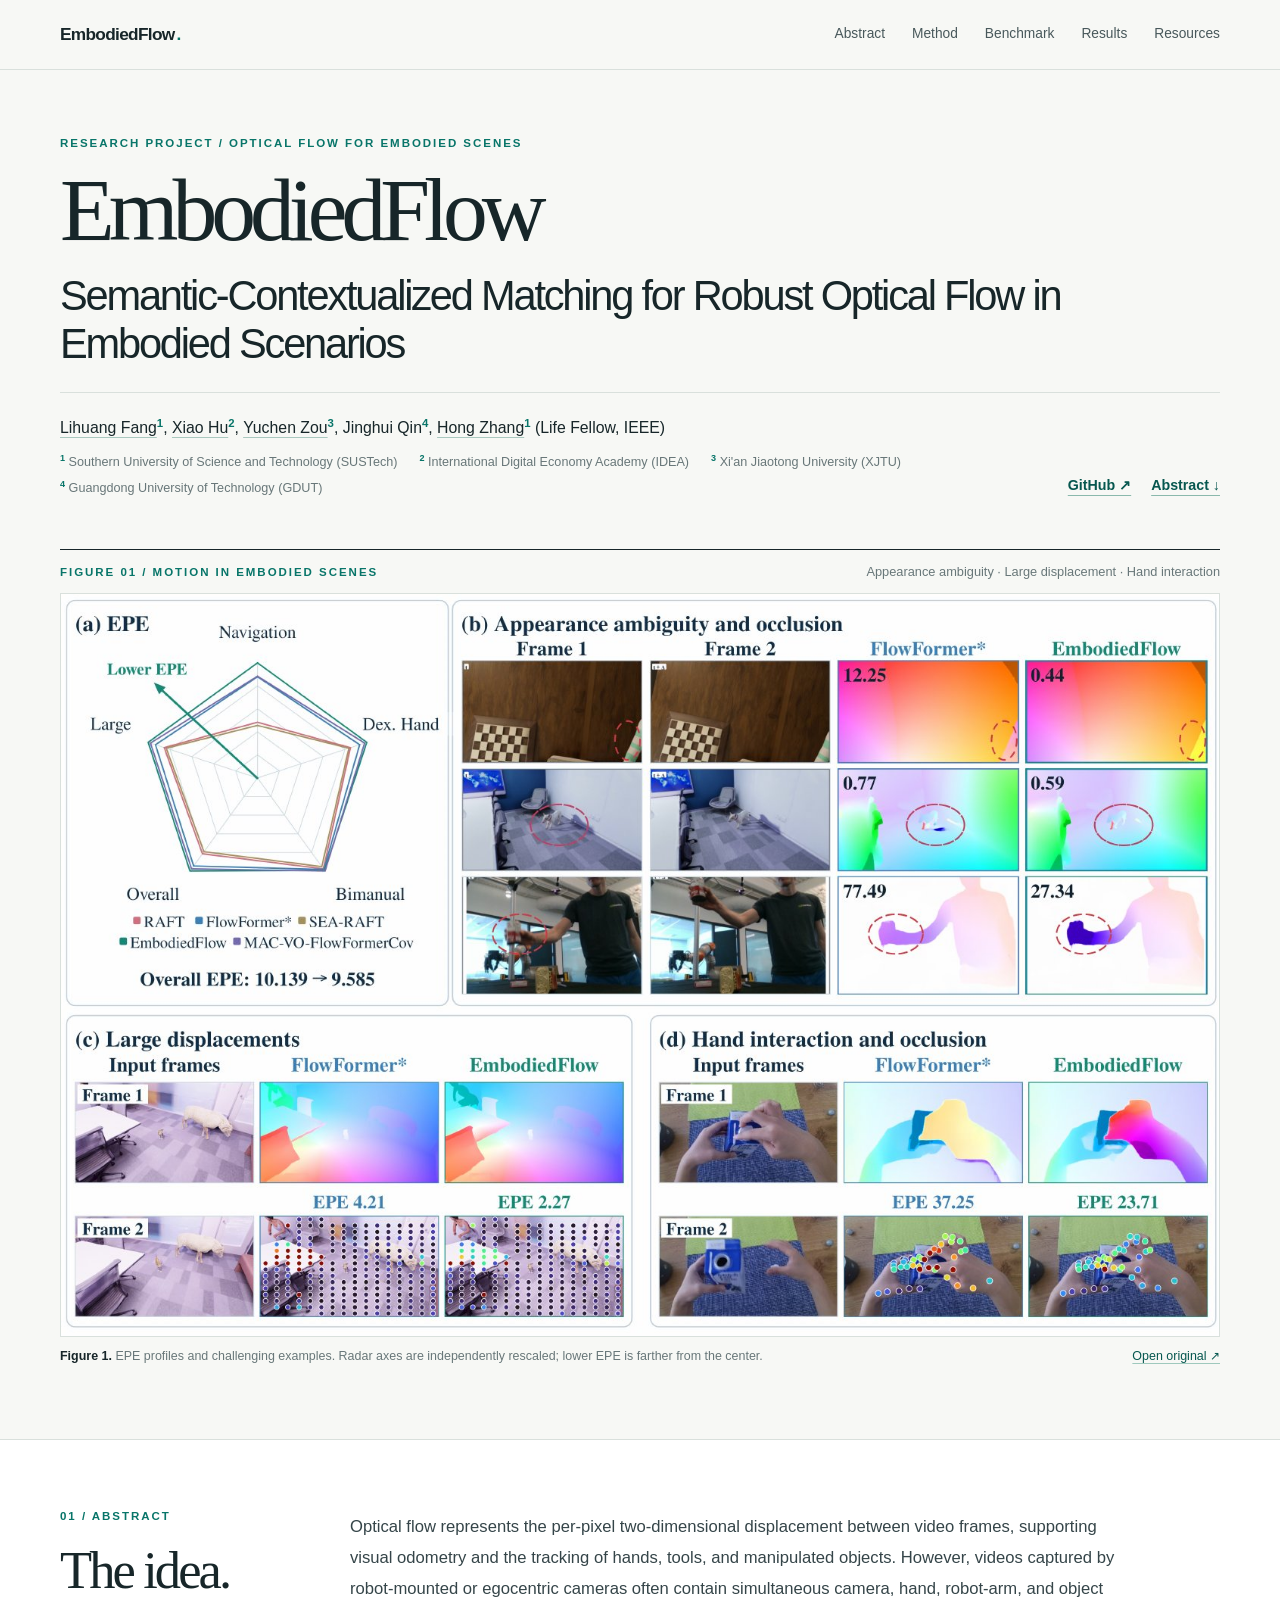
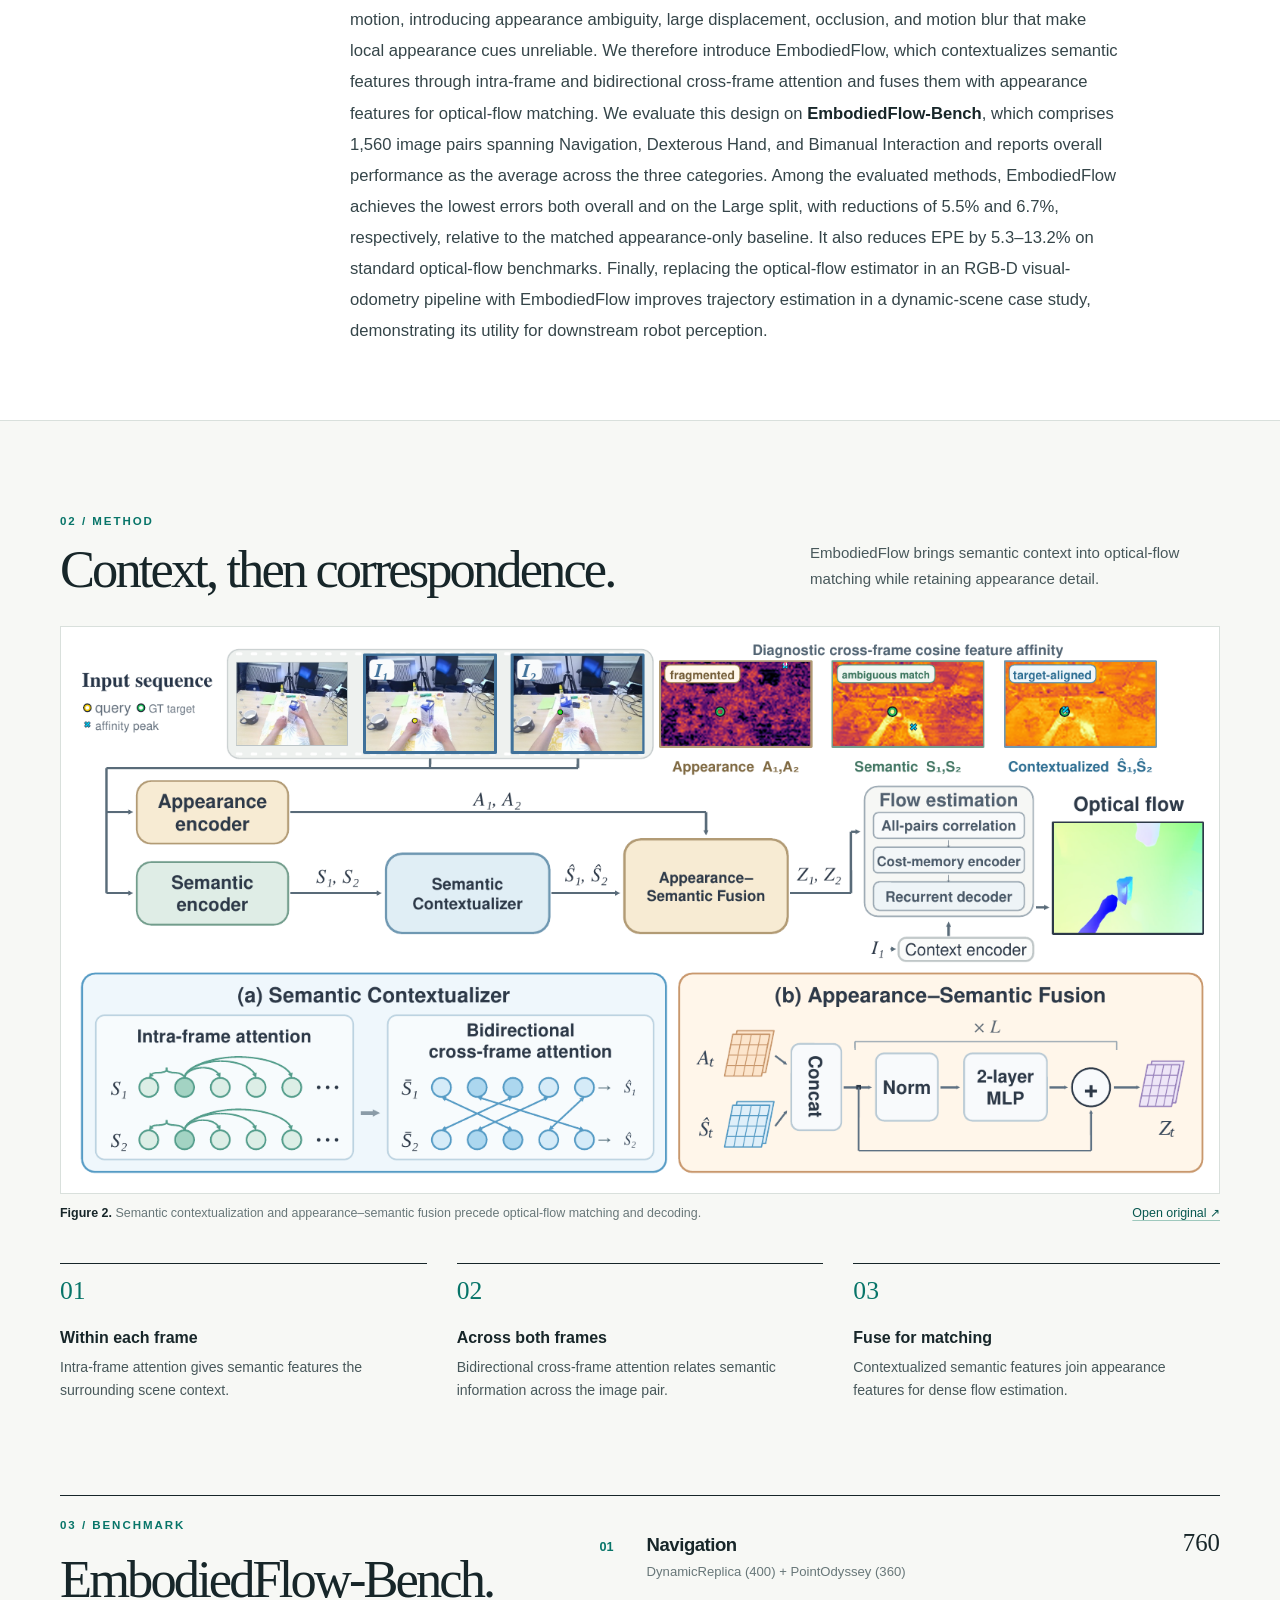
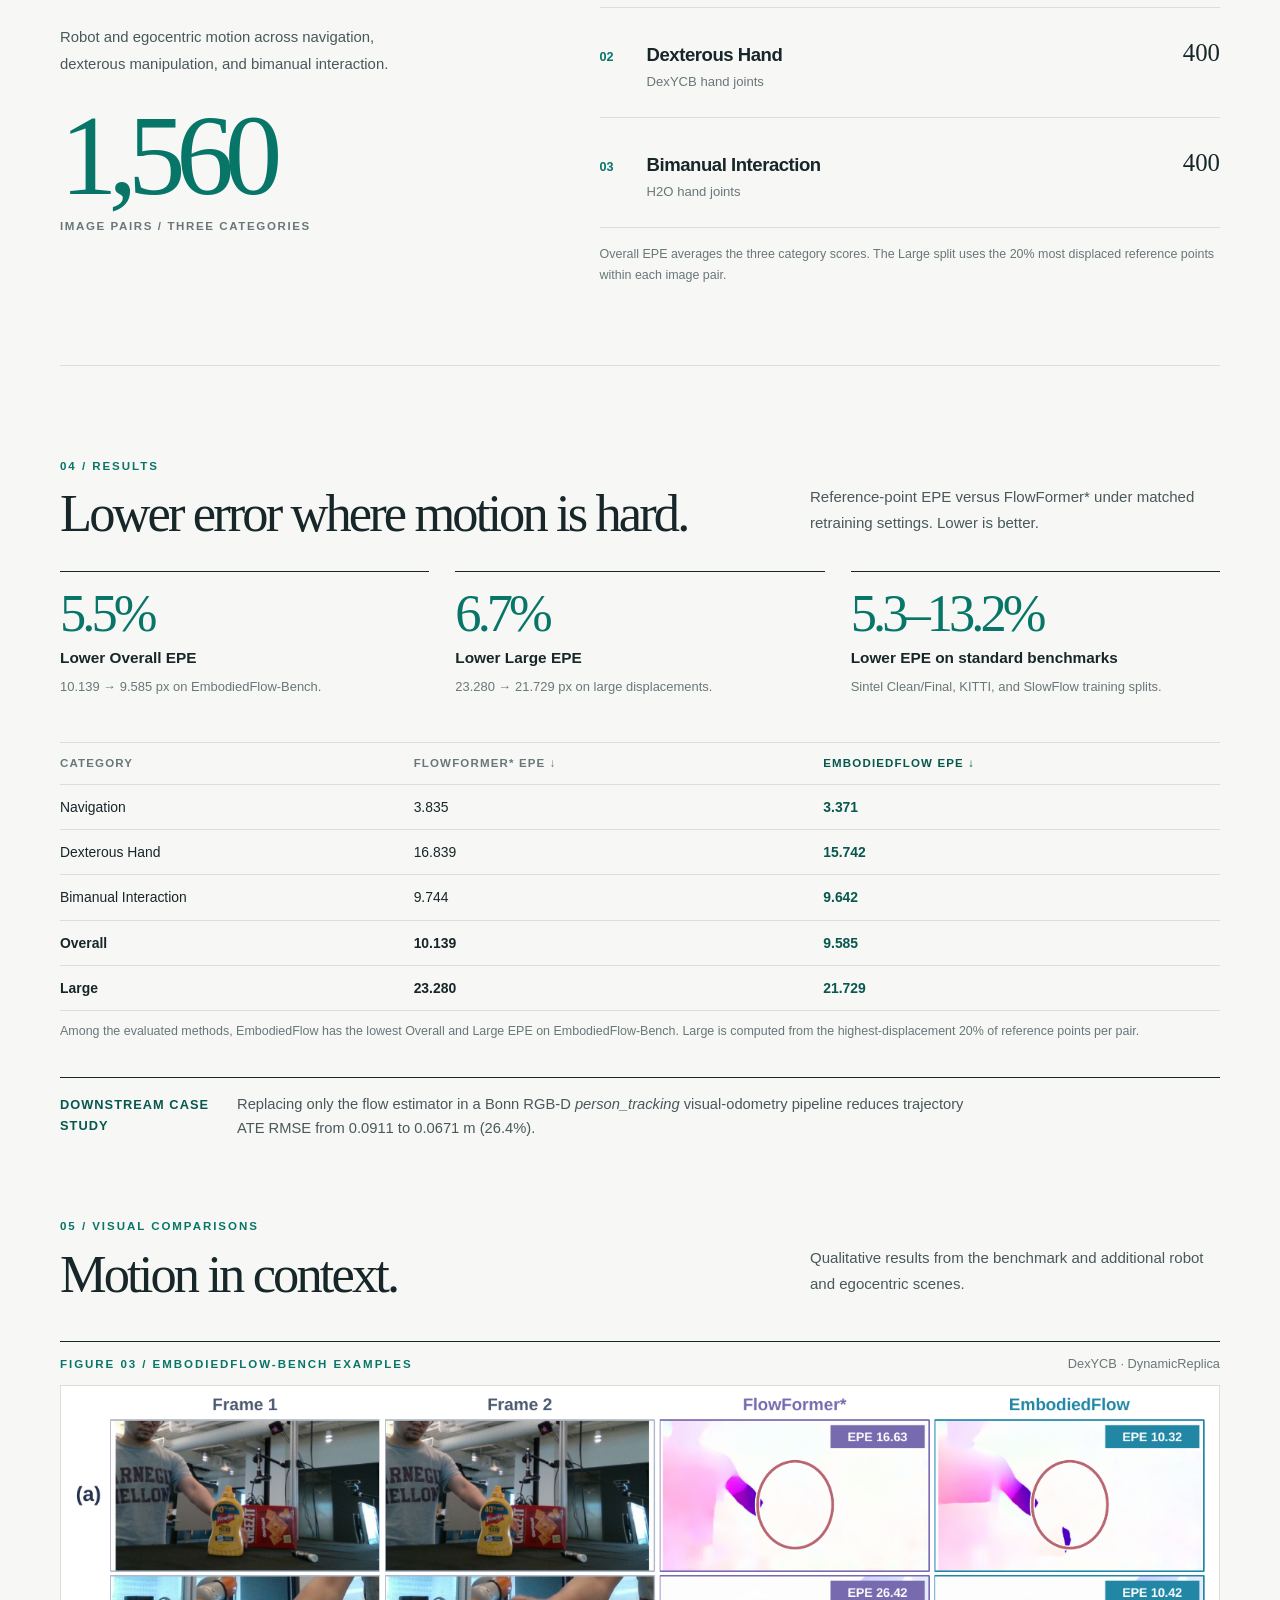
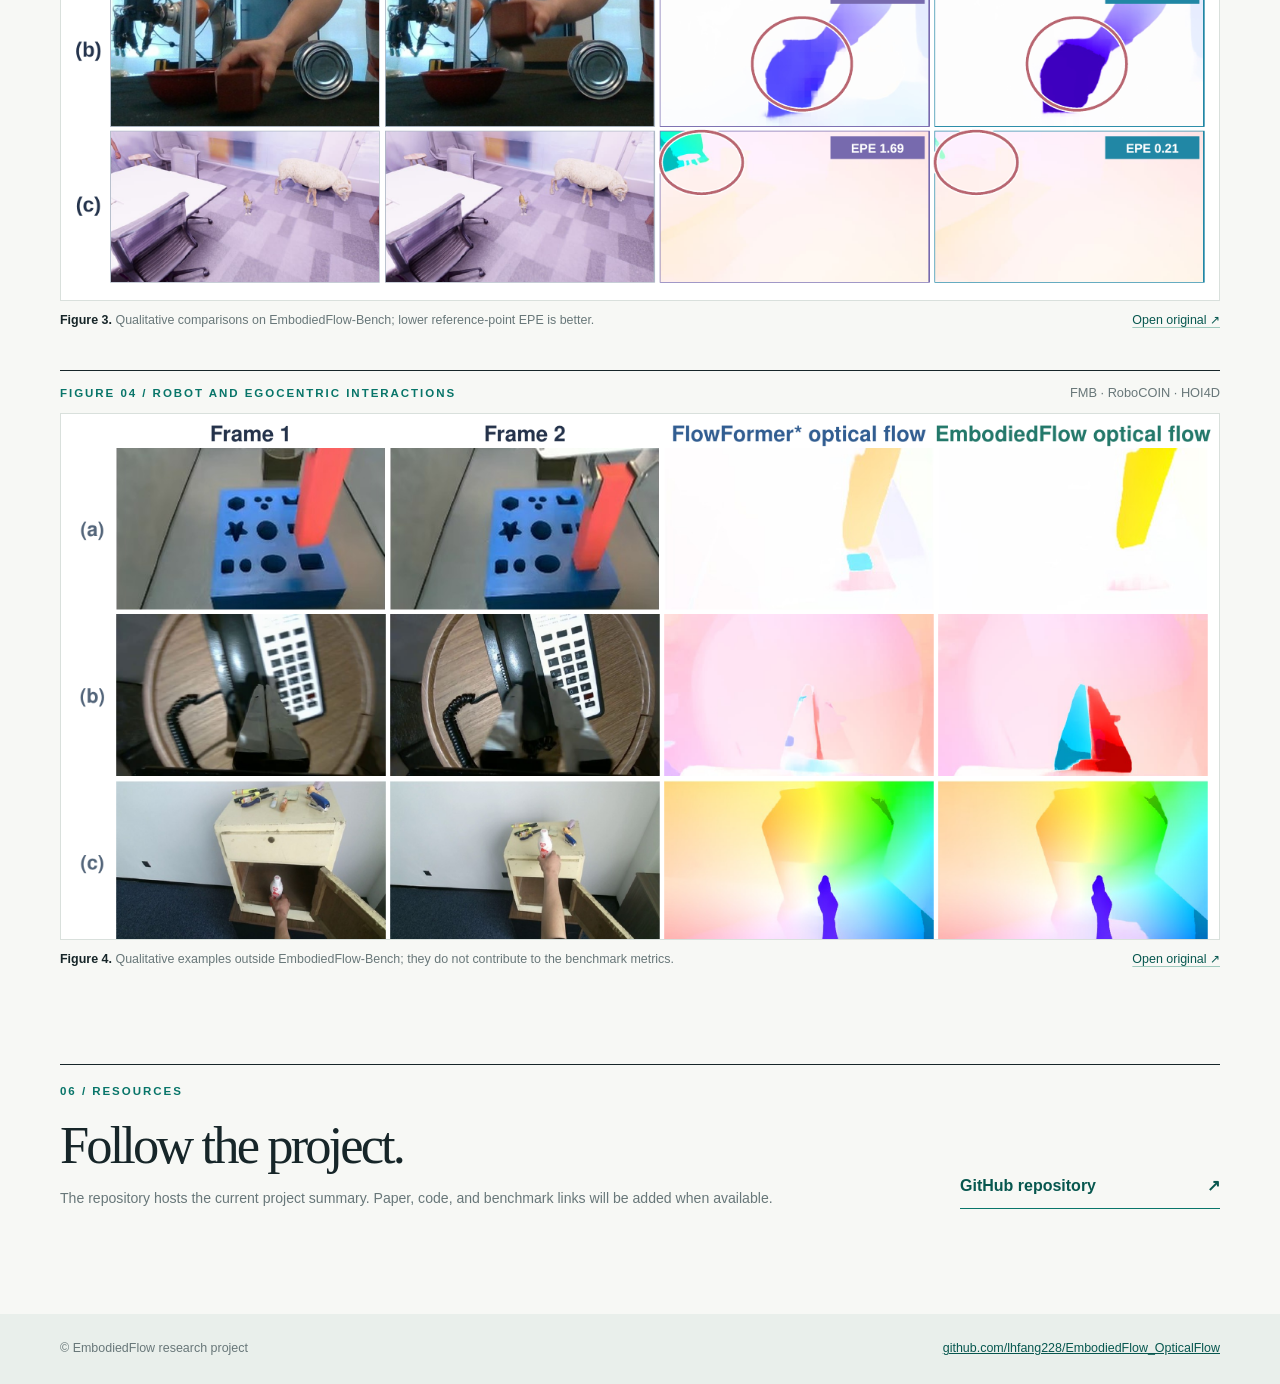
<file: EmbodiedFlow/index.html>
<!doctype html>
<html lang="en">
<head>
  <meta charset="utf-8">
  <meta name="viewport" content="width=device-width, initial-scale=1">
  <meta name="theme-color" content="#f7f8f5">
  <meta name="description" content="EmbodiedFlow contextualizes semantic features for robust optical-flow matching in embodied scenarios.">
  <link rel="canonical" href="https://lhfang228.github.io/EmbodiedFlow/">
  <meta property="og:type" content="website">
  <meta property="og:url" content="https://lhfang228.github.io/EmbodiedFlow/">
  <meta property="og:title" content="EmbodiedFlow: Semantic-Contextualized Matching for Robust Optical Flow in Embodied Scenarios">
  <meta property="og:description" content="Semantic-contextualized optical flow for navigation, dexterous hands, and bimanual interaction.">
  <meta property="og:image" content="https://lhfang228.github.io/EmbodiedFlow/assets/fig1-preview.jpg">
  <meta name="twitter:card" content="summary_large_image">
  <title>EmbodiedFlow — Semantic-Contextualized Matching for Robust Optical Flow in Embodied Scenarios</title>
  <style>
    :root {
      color-scheme: light;
      --paper: #f7f8f5;
      --white: #ffffff;
      --ink: #172629;
      --secondary: #48585b;
      --quiet: #687779;
      --line: #d9e0dc;
      --accent: #087569;
      --accent-dark: #07574f;
      --serif: Georgia, "Times New Roman", serif;
      --sans: "Segoe UI", Inter, -apple-system, BlinkMacSystemFont, sans-serif;
      font-family: var(--sans);
    }
    *, *::before, *::after { box-sizing: border-box; }
    html { scroll-behavior: smooth; }
    body { margin: 0; color: var(--ink); background: var(--paper); line-height: 1.6; -webkit-font-smoothing: antialiased; }
    a { color: inherit; }
    a:focus-visible, button:focus-visible, summary:focus-visible, .figure-viewport:focus-visible { outline: 3px solid #e89152; outline-offset: 3px; }
    h1, h2, h3, p, figure { margin-top: 0; }
    .wrap { width: min(1160px, calc(100% - 64px)); margin-inline: auto; }
    .skip { position: absolute; top: -60px; left: 12px; z-index: 20; padding: 8px 14px; background: var(--white); }
    .skip:focus { top: 10px; }

    .site-header { border-bottom: 1px solid var(--line); background: var(--paper); }
    .header-inner { min-height: 69px; display: flex; align-items: center; justify-content: space-between; gap: 24px; }
    .brand { display: inline-flex; align-items: baseline; gap: 2px; font-weight: 750; font-size: 1.08rem; text-decoration: none; letter-spacing: -.04em; white-space: nowrap; }
    .brand span { color: var(--accent); }
    .site-nav { display: flex; gap: 27px; align-items: center; }
    .site-nav a { color: var(--secondary); font-size: .86rem; text-decoration: none; }
    .site-nav a:hover, .text-link:hover, .authors a:hover { color: var(--accent); }

    .hero { padding: 65px 0 49px; }
    .overline, .section-index, .figure-label { color: var(--accent); font-size: .72rem; font-weight: 740; letter-spacing: .17em; line-height: 1.4; text-transform: uppercase; }
    .overline { margin-bottom: 15px; }
    h1 { margin-bottom: 25px; font-family: var(--serif); font-size: clamp(4.3rem, 7vw, 6.5rem); font-weight: 400; line-height: .99; letter-spacing: -.067em; }
    h1 small { display: block; max-width: 1010px; margin-top: 17px; font-family: var(--sans); font-size: clamp(1.65rem, 3.25vw, 2.95rem); font-weight: 530; line-height: 1.15; letter-spacing: -.053em; }
    .author-block { display: grid; grid-template-columns: minmax(0, 1fr) auto; gap: 19px 35px; align-items: end; border-top: 1px solid var(--line); padding-top: 20px; }
    .authors { margin: 0 0 7px; font-size: .99rem; line-height: 1.8; }
    .authors a { text-decoration-color: #a9c8bf; text-underline-offset: 3px; }
    .authors sup, .affiliations sup { color: var(--accent); font-weight: 750; font-size: .72em; }
    .affiliations { display: flex; flex-wrap: wrap; gap: 1px 22px; margin: 0; max-width: 980px; color: var(--quiet); font-size: .79rem; line-height: 1.85; }
    .hero-links { display: flex; align-items: center; gap: 20px; white-space: nowrap; padding-bottom: 4px; }
    .text-link { font-size: .89rem; font-weight: 670; color: var(--accent-dark); text-decoration-color: #8ab9ac; text-underline-offset: 5px; }

    main section { scroll-margin-top: 30px; }
    .opening-figure { padding: 0 0 73px; }
    .figure-heading { display: flex; justify-content: space-between; gap: 20px; align-items: baseline; border-top: 1px solid var(--ink); padding: 12px 0 10px; }
    .figure-heading p { margin: 0; }
    .figure-aside { color: var(--quiet); font-size: .8rem; }
    .paper-figure { margin: 0; }
    .figure-viewport { display: block; overflow-x: auto; background: var(--white); border: 1px solid var(--line); scrollbar-color: #a1b9b2 transparent; }
    .figure-viewport a { display: block; }
    .figure-viewport img { display: block; width: 100%; height: auto; }
    .paper-figure figcaption { display: flex; justify-content: space-between; align-items: baseline; gap: 15px; padding-top: 10px; color: var(--quiet); font-size: .78rem; line-height: 1.55; }
    .paper-figure figcaption strong { color: var(--ink); font-weight: 700; }
    .paper-figure figcaption a { flex: none; color: var(--accent-dark); text-decoration-color: #9fc9bd; text-underline-offset: 3px; }
    .figure-controls { display: none; }

    .abstract-section { padding: 68px 0 74px; border-top: 1px solid var(--line); border-bottom: 1px solid var(--line); background: var(--white); }
    .split-head { display: grid; grid-template-columns: 235px minmax(0, 1fr); gap: 55px; }
    .section-index { margin-bottom: 18px; }
    h2 { margin-bottom: 0; font-family: var(--serif); font-weight: 400; font-size: clamp(2.65rem, 4.1vw, 4rem); line-height: 1.08; letter-spacing: -.055em; }
    .abstract-copy { max-width: 770px; padding-top: 3px; font-size: 1.04rem; color: #354549; line-height: 1.87; }
    .abstract-copy p { margin: 0; }
    .abstract-copy strong { color: var(--ink); }

    .content-section { padding: 92px 0 0; }
    .section-heading { display: grid; grid-template-columns: minmax(0, 1fr) 410px; gap: 56px; align-items: end; margin-bottom: 29px; }
    .section-heading .section-index { margin-bottom: 11px; }
    .section-heading p:last-child { color: var(--secondary); font-size: .94rem; margin: 0 0 5px; line-height: 1.75; }
    .method-steps { display: grid; grid-template-columns: repeat(3, 1fr); gap: 30px; margin: 39px 0 0; }
    .method-step { border-top: 1px solid var(--ink); padding-top: 14px; }
    .method-step .number { display: block; margin-bottom: 24px; color: var(--accent); font-family: var(--serif); font-size: 1.6rem; line-height: 1; }
    .method-step h3 { margin-bottom: 6px; font-size: 1rem; font-weight: 680; line-height: 1.4; }
    .method-step p { margin: 0; color: var(--secondary); font-size: .88rem; line-height: 1.67; }

    .benchmark-section { padding: 92px 0 78px; border-bottom: 1px solid var(--line); }
    .benchmark-layout { display: grid; grid-template-columns: 1fr 1.35fr; gap: 80px; border-top: 1px solid var(--ink); padding-top: 21px; }
    .benchmark-layout h2 { margin: 11px 0 17px; }
    .benchmark-intro { max-width: 380px; color: var(--secondary); font-size: .93rem; line-height: 1.75; }
    .big-count { margin: 29px 0 0; color: var(--accent); font-family: var(--serif); font-size: clamp(4.5rem, 9vw, 8.3rem); letter-spacing: -.08em; line-height: .86; }
    .big-count span { display: block; margin-top: 13px; color: var(--quiet); font-family: var(--sans); font-size: .72rem; font-weight: 650; letter-spacing: .14em; line-height: 1.4; text-transform: uppercase; }
    .benchmark-rows { margin: 0; padding: 0; list-style: none; }
    .benchmark-rows li { display: grid; grid-template-columns: 35px 1fr auto; gap: 12px; align-items: baseline; border-bottom: 1px solid var(--line); padding: 25px 0; }
    .benchmark-rows li:first-child { padding-top: 6px; }
    .benchmark-rows .index { color: var(--accent); font-size: .79rem; font-weight: 700; }
    .benchmark-rows strong { display: block; font-size: 1.16rem; font-weight: 650; letter-spacing: -.025em; line-height: 1.3; }
    .benchmark-rows small { display: block; margin-top: 4px; color: var(--quiet); font-size: .82rem; }
    .benchmark-rows .count { color: var(--ink); font-family: var(--serif); font-size: 1.55rem; white-space: nowrap; }
    .benchmark-footnote { margin: 16px 0 0; color: var(--quiet); font-size: .78rem; line-height: 1.7; }

    .result-highlights { display: grid; grid-template-columns: repeat(3, 1fr); gap: 26px; margin: 30px 0 45px; }
    .result-highlights article { border-top: 1px solid var(--ink); padding-top: 15px; }
    .result-highlights .number { display: block; margin-bottom: 6px; color: var(--accent); font-family: var(--serif); font-size: clamp(2.7rem, 4.1vw, 4.2rem); line-height: 1; letter-spacing: -.075em; white-space: nowrap; }
    .result-highlights strong { display: block; margin-bottom: 7px; font-size: .96rem; font-weight: 680; }
    .result-highlights p { color: var(--quiet); font-size: .81rem; line-height: 1.55; margin: 0; }
    .results-table-wrap { overflow-x: auto; border-top: 1px solid var(--line); }
    .results-table { width: 100%; border-collapse: collapse; min-width: 600px; text-align: left; font-variant-numeric: tabular-nums; }
    .results-table th, .results-table td { border-bottom: 1px solid var(--line); padding: 11px 10px; font-size: .87rem; }
    .results-table th { color: var(--quiet); font-size: .72rem; font-weight: 670; letter-spacing: .1em; text-transform: uppercase; }
    .results-table th:first-child, .results-table td:first-child { padding-left: 0; }
    .results-table th:last-child, .results-table td:last-child { padding-right: 0; color: var(--accent-dark); font-weight: 740; }
    .results-table tr.total td { font-weight: 720; }
    .table-note { color: var(--quiet); font-size: .78rem; line-height: 1.7; margin: 10px 0 0; }
    .vo-note { display: grid; grid-template-columns: 150px 1fr; gap: 27px; align-items: baseline; margin: 35px 0 0; border-top: 1px solid var(--ink); padding-top: 15px; }
    .vo-note strong { color: var(--accent-dark); font-size: .8rem; letter-spacing: .08em; text-transform: uppercase; }
    .vo-note p { margin: 0; max-width: 750px; color: var(--secondary); font-size: .92rem; }
    .comparison-section { padding-top: 78px; }
    .comparison-section .section-heading { margin-bottom: 26px; }
    .comparison-section .paper-figure + .paper-figure { margin-top: 43px; }
    .comparison-section .figure-heading { margin-top: 39px; }

    .resources-section { padding: 95px 0 105px; }
    .resources-inner { display: flex; justify-content: space-between; align-items: end; gap: 35px; border-top: 1px solid var(--ink); padding-top: 18px; }
    .resources-inner h2 { margin: 10px 0 13px; }
    .resources-inner p:last-child { margin-bottom: 0; color: var(--quiet); font-size: .88rem; }
    .resource-link { flex: none; min-width: 260px; border-bottom: 1px solid var(--accent); padding: 0 0 10px; color: var(--accent-dark); text-align: left; text-decoration: none; font-weight: 690; }
    .resource-link span { float: right; }
    .resource-link:hover { color: var(--ink); }
    footer { background: #e9efeb; color: var(--quiet); }
    .footer-inner { display: flex; justify-content: space-between; gap: 20px; padding: 25px 0; font-size: .78rem; }
    footer a { color: var(--accent-dark); }

    @media (max-width: 900px) {
      .author-block, .section-heading, .benchmark-layout, .split-head { grid-template-columns: 1fr; }
      .author-block, .section-heading { gap: 13px; }
      .split-head { gap: 25px; }
      .benchmark-layout { gap: 30px; }
      .hero-links { padding: 0; }
      .method-steps, .result-highlights { gap: 18px; }
    }
    @media (max-width: 620px) {
      .wrap { width: calc(100% - 36px); }
      .header-inner { min-height: 62px; flex-wrap: wrap; padding: 12px 0 9px; gap: 6px 15px; }
      .site-nav { width: 100%; gap: 21px; overflow-x: auto; white-space: nowrap; scrollbar-width: none; }
      .site-nav::-webkit-scrollbar { display: none; }
      .site-nav a { font-size: .77rem; }
      .hero { padding: 37px 0 31px; }
      .overline { margin-bottom: 12px; }
      h1 { margin-bottom: 21px; font-size: clamp(3.12rem, 13.5vw, 4.3rem); }
      h1 small { margin-top: 11px; font-size: clamp(1.42rem, 6.2vw, 2.2rem); line-height: 1.17; }
      .author-block { padding-top: 13px; }
      .authors { font-size: .91rem; line-height: 1.75; }
      .affiliations { gap: 0; font-size: .75rem; line-height: 1.7; }
      .affiliations span { display: block; width: 100%; }
      .hero-links { margin-top: 3px; gap: 22px; }
      .text-link { font-size: .83rem; }
      .opening-figure { padding-bottom: 53px; }
      .figure-heading { display: block; padding: 10px 0 9px; }
      .figure-aside { margin-top: 3px !important; }
      .figure-controls { display: flex; gap: 7px; margin: 0 0 8px; }
      .figure-controls button { border: 1px solid #bfd5ce; border-radius: 0; padding: 6px 11px; background: transparent; color: var(--accent-dark); font: 680 .74rem var(--sans); cursor: pointer; }
      .figure-viewport img { width: 820px; max-width: none; }
      .figure-viewport::after { content: "Swipe to explore the figure →"; position: sticky; left: 0; display: block; width: max-content; padding: 2px 9px; color: #607a73; background: rgba(255,255,255,.94); font-size: .68rem; }
      .opening-figure .figure-controls { display: none; }
      #figure-one img { width: 100%; }
      #figure-one::after { display: none; }
      .paper-figure figcaption { display: block; }
      .paper-figure figcaption a { display: inline-block; margin-top: 5px; }
      .abstract-section { padding: 50px 0 56px; }
      .section-index { margin-bottom: 8px; }
      h2 { font-size: 2.8rem; }
      .abstract-copy { font-size: .94rem; line-height: 1.78; }
      .content-section { padding-top: 67px; }
      .section-heading { margin-bottom: 24px; }
      .section-heading p:last-child { font-size: .88rem; }
      .method-steps, .result-highlights { grid-template-columns: 1fr; gap: 0; }
      .method-step { display: grid; grid-template-columns: 42px 1fr; column-gap: 8px; padding: 16px 0 18px; }
      .method-step .number { grid-row: span 2; margin: 0; font-size: 1.3rem; }
      .method-step h3 { margin-bottom: 4px; }
      .benchmark-section { padding: 68px 0 54px; }
      .benchmark-layout h2 { margin: 7px 0 11px; }
      .benchmark-intro { font-size: .89rem; }
      .big-count { margin-top: 20px; font-size: 5.7rem; }
      .benchmark-rows li { padding: 18px 0; }
      .benchmark-rows strong { font-size: 1.04rem; }
      .benchmark-rows small { font-size: .75rem; }
      .benchmark-rows .count { font-size: 1.35rem; }
      .result-highlights { margin: 25px 0 25px; }
      .result-highlights article { padding: 16px 0 18px; }
      .result-highlights .number { font-size: 3.45rem; }
      .vo-note { grid-template-columns: 1fr; gap: 7px; }
      .comparison-section { padding-top: 57px; }
      .comparison-section .paper-figure + .paper-figure { margin-top: 35px; }
      .resources-section { padding: 72px 0 82px; }
      .resources-inner { display: block; }
      .resource-link { display: block; width: 100%; margin-top: 27px; }
      .footer-inner { display: block; }
      .footer-inner span { display: block; }
      .footer-inner span + span { margin-top: 6px; }
    }
    @media (prefers-reduced-motion: reduce) { html { scroll-behavior: auto; } }
  </style>
</head>
<body>
  <a class="skip" href="#main">Skip to content</a>
  <header class="site-header">
    <div class="wrap header-inner">
      <a class="brand" href="#top">EmbodiedFlow<span aria-hidden="true">.</span></a>
      <nav class="site-nav" aria-label="Main navigation">
        <a href="#abstract">Abstract</a><a href="#method">Method</a><a href="#benchmark">Benchmark</a><a href="#results">Results</a><a href="#resources">Resources</a>
      </nav>
    </div>
  </header>

  <main id="main">
    <section class="hero wrap" id="top" aria-labelledby="page-title">
      <p class="overline">Research project / Optical flow for embodied scenes</p>
      <h1 id="page-title">EmbodiedFlow<small>Semantic-Contextualized Matching for Robust Optical Flow in Embodied Scenarios</small></h1>
      <div class="author-block">
        <div>
          <p class="authors">
            <a href="https://scholar.google.com/citations?hl=en&amp;user=pFazUOQAAAAJ">Lihuang Fang</a><sup>1</sup>,
            <a href="https://scholar.google.com/citations?user=Ra7B_EoAAAAJ&amp;hl=en">Xiao Hu</a><sup>2</sup>,
            <a href="https://scholar.google.com/citations?user=m9AfyE8AAAAJ&amp;hl=en">Yuchen Zou</a><sup>3</sup>,
            Jinghui Qin<sup>4</sup>,
            <a href="https://www.sustech.edu.cn/zh/faculties/zhanghong.html">Hong Zhang</a><sup>1</sup> <span>(Life Fellow, IEEE)</span>
          </p>
          <p class="affiliations" aria-label="Author affiliations">
            <span><sup>1</sup> Southern University of Science and Technology (SUSTech)</span>
            <span><sup>2</sup> International Digital Economy Academy (IDEA)</span>
            <span><sup>3</sup> Xi'an Jiaotong University (XJTU)</span>
            <span><sup>4</sup> Guangdong University of Technology (GDUT)</span>
          </p>
        </div>
        <div class="hero-links"><a class="text-link" href="https://github.com/lhfang228/EmbodiedFlow_OpticalFlow">GitHub ↗</a><a class="text-link" href="#abstract">Abstract ↓</a></div>
      </div>
    </section>

    <section class="opening-figure wrap" aria-labelledby="figure1-heading">
      <div class="figure-heading"><p class="figure-label" id="figure1-heading">Figure 01 / Motion in embodied scenes</p><p class="figure-aside">Appearance ambiguity · Large displacement · Hand interaction</p></div>
      <figure class="paper-figure">
        <div class="figure-controls" role="group" aria-label="Figure 1 view"><button type="button" data-figure-scroll="start" aria-controls="figure-one">EPE profile</button><button type="button" data-figure-scroll="end" aria-controls="figure-one">Flow examples →</button></div>
        <div class="figure-viewport" id="figure-one" tabindex="0" role="region" aria-label="Figure 1: scroll horizontally to inspect EPE profiles and qualitative examples">
          <a href="assets/fig1-motion-challenges.jpg" target="_blank" rel="noopener" aria-label="Open Figure 1 at full size"><img src="assets/fig1-preview.jpg" width="1530" height="980" alt="Paper Figure 1: an EPE radar profile and comparisons showing appearance ambiguity, large displacements, and hand interaction in embodied scenes." fetchpriority="high" decoding="async"></a>
        </div>
        <figcaption><span><strong>Figure 1.</strong> EPE profiles and challenging examples. Radar axes are independently rescaled; lower EPE is farther from the center.</span><a href="assets/fig1-motion-challenges.jpg" target="_blank" rel="noopener">Open original ↗</a></figcaption>
      </figure>
    </section>

    <section class="abstract-section" id="abstract" aria-labelledby="abstract-title">
      <div class="wrap split-head">
        <div><p class="section-index">01 / Abstract</p><h2 id="abstract-title">The idea.</h2></div>
        <div class="abstract-copy"><p>Optical flow represents the per-pixel two-dimensional displacement between video frames, supporting visual odometry and the tracking of hands, tools, and manipulated objects. However, videos captured by robot-mounted or egocentric cameras often contain simultaneous camera, hand, robot-arm, and object motion, introducing appearance ambiguity, large displacement, occlusion, and motion blur that make local appearance cues unreliable. We therefore introduce EmbodiedFlow, which contextualizes semantic features through intra-frame and bidirectional cross-frame attention and fuses them with appearance features for optical-flow matching. We evaluate this design on <strong>EmbodiedFlow-Bench</strong>, which comprises 1,560 image pairs spanning Navigation, Dexterous Hand, and Bimanual Interaction and reports overall performance as the average across the three categories. Among the evaluated methods, EmbodiedFlow achieves the lowest errors both overall and on the Large split, with reductions of 5.5% and 6.7%, respectively, relative to the matched appearance-only baseline. It also reduces EPE by 5.3–13.2% on standard optical-flow benchmarks. Finally, replacing the optical-flow estimator in an RGB-D visual-odometry pipeline with EmbodiedFlow improves trajectory estimation in a dynamic-scene case study, demonstrating its utility for downstream robot perception.</p></div>
      </div>
    </section>

    <section class="content-section wrap" id="method" aria-labelledby="method-title">
      <div class="section-heading"><div><p class="section-index">02 / Method</p><h2 id="method-title">Context, then correspondence.</h2></div><p>EmbodiedFlow brings semantic context into optical-flow matching while retaining appearance detail.</p></div>
      <figure class="paper-figure">
        <div class="figure-viewport" tabindex="0" role="region" aria-label="Figure 2: scroll horizontally to inspect the method diagram"><img src="assets/fig2-method.png" width="1530" height="748" alt="EmbodiedFlow architecture: appearance and semantic encoders, intra-frame and bidirectional cross-frame semantic contextualization, feature fusion, and optical-flow decoding." loading="lazy" decoding="async"></div>
        <figcaption><span><strong>Figure 2.</strong> Semantic contextualization and appearance–semantic fusion precede optical-flow matching and decoding.</span><a href="assets/fig2-method.png" target="_blank" rel="noopener">Open original ↗</a></figcaption>
      </figure>
      <div class="method-steps">
        <div class="method-step"><span class="number">01</span><h3>Within each frame</h3><p>Intra-frame attention gives semantic features the surrounding scene context.</p></div>
        <div class="method-step"><span class="number">02</span><h3>Across both frames</h3><p>Bidirectional cross-frame attention relates semantic information across the image pair.</p></div>
        <div class="method-step"><span class="number">03</span><h3>Fuse for matching</h3><p>Contextualized semantic features join appearance features for dense flow estimation.</p></div>
      </div>
    </section>

    <section class="benchmark-section wrap" id="benchmark" aria-labelledby="benchmark-title">
      <div class="benchmark-layout">
        <div><p class="section-index">03 / Benchmark</p><h2 id="benchmark-title">EmbodiedFlow-Bench.</h2><p class="benchmark-intro">Robot and egocentric motion across navigation, dexterous manipulation, and bimanual interaction.</p><p class="big-count">1,560<span>image pairs / three categories</span></p></div>
        <div><ol class="benchmark-rows">
          <li><span class="index">01</span><div><strong>Navigation</strong><small>DynamicReplica (400) + PointOdyssey (360)</small></div><span class="count">760</span></li>
          <li><span class="index">02</span><div><strong>Dexterous Hand</strong><small>DexYCB hand joints</small></div><span class="count">400</span></li>
          <li><span class="index">03</span><div><strong>Bimanual Interaction</strong><small>H2O hand joints</small></div><span class="count">400</span></li>
        </ol><p class="benchmark-footnote">Overall EPE averages the three category scores. The Large split uses the 20% most displaced reference points within each image pair.</p></div>
      </div>
    </section>

    <section class="content-section wrap" id="results" aria-labelledby="results-title">
      <div class="section-heading"><div><p class="section-index">04 / Results</p><h2 id="results-title">Lower error where motion is hard.</h2></div><p>Reference-point EPE versus FlowFormer* under matched retraining settings. Lower is better.</p></div>
      <div class="result-highlights">
        <article><span class="number">5.5%</span><strong>Lower Overall EPE</strong><p>10.139 → 9.585 px on EmbodiedFlow-Bench.</p></article>
        <article><span class="number">6.7%</span><strong>Lower Large EPE</strong><p>23.280 → 21.729 px on large displacements.</p></article>
        <article><span class="number">5.3–13.2%</span><strong>Lower EPE on standard benchmarks</strong><p>Sintel Clean/Final, KITTI, and SlowFlow training splits.</p></article>
      </div>
      <div class="results-table-wrap" role="region" tabindex="0" aria-label="EmbodiedFlow-Bench EPE results; scroll horizontally on small screens">
        <table class="results-table"><thead><tr><th scope="col">Category</th><th scope="col">FlowFormer* EPE ↓</th><th scope="col">EmbodiedFlow EPE ↓</th></tr></thead><tbody>
          <tr><td>Navigation</td><td>3.835</td><td>3.371</td></tr>
          <tr><td>Dexterous Hand</td><td>16.839</td><td>15.742</td></tr>
          <tr><td>Bimanual Interaction</td><td>9.744</td><td>9.642</td></tr>
          <tr class="total"><td>Overall</td><td>10.139</td><td>9.585</td></tr>
          <tr class="total"><td>Large</td><td>23.280</td><td>21.729</td></tr>
        </tbody></table>
      </div>
      <p class="table-note">Among the evaluated methods, EmbodiedFlow has the lowest Overall and Large EPE on EmbodiedFlow-Bench. Large is computed from the highest-displacement 20% of reference points per pair.</p>
      <div class="vo-note"><strong>Downstream case study</strong><p>Replacing only the flow estimator in a Bonn RGB-D <em>person_tracking</em> visual-odometry pipeline reduces trajectory ATE RMSE from 0.0911 to 0.0671 m (26.4%).</p></div>
    </section>

    <section class="content-section comparison-section wrap" aria-labelledby="comparison-title">
      <div class="section-heading"><div><p class="section-index">05 / Visual comparisons</p><h2 id="comparison-title">Motion in context.</h2></div><p>Qualitative results from the benchmark and additional robot and egocentric scenes.</p></div>
      <div class="figure-heading"><p class="figure-label">Figure 03 / EmbodiedFlow-Bench examples</p><p class="figure-aside">DexYCB · DynamicReplica</p></div>
      <figure class="paper-figure">
        <div class="figure-controls" role="group" aria-label="Figure 3 view"><button type="button" data-figure-scroll="start" aria-controls="benchmark-figure">Input frames</button><button type="button" data-figure-scroll="end" aria-controls="benchmark-figure">Flow comparison →</button></div>
        <div class="figure-viewport" id="benchmark-figure" tabindex="0" role="region" aria-label="Figure 3: scroll horizontally to compare inputs and optical-flow predictions"><img src="assets/fig3-qualitative.png" width="1530" height="680" alt="Three EmbodiedFlow-Bench examples comparing input frames, FlowFormer* predictions, and EmbodiedFlow predictions with reference-point EPE." loading="lazy" decoding="async"></div>
        <figcaption><span><strong>Figure 3.</strong> Qualitative comparisons on EmbodiedFlow-Bench; lower reference-point EPE is better.</span><a href="assets/fig3-qualitative.png" target="_blank" rel="noopener">Open original ↗</a></figcaption>
      </figure>
      <div class="figure-heading"><p class="figure-label">Figure 04 / Robot and egocentric interactions</p><p class="figure-aside">FMB · RoboCOIN · HOI4D</p></div>
      <figure class="paper-figure">
        <div class="figure-controls" role="group" aria-label="Figure 4 view"><button type="button" data-figure-scroll="start" aria-controls="robot-figure">Input frames</button><button type="button" data-figure-scroll="end" aria-controls="robot-figure">Flow comparison →</button></div>
        <div class="figure-viewport" id="robot-figure" tabindex="0" role="region" aria-label="Figure 4: scroll horizontally to compare robot and egocentric inputs and optical flow"><img src="assets/fig4-robot.png" width="1530" height="693" alt="Robot and egocentric interaction examples comparing input frames, FlowFormer* optical flow, and EmbodiedFlow optical flow." loading="lazy" decoding="async"></div>
        <figcaption><span><strong>Figure 4.</strong> Qualitative examples outside EmbodiedFlow-Bench; they do not contribute to the benchmark metrics.</span><a href="assets/fig4-robot.png" target="_blank" rel="noopener">Open original ↗</a></figcaption>
      </figure>
    </section>

    <section class="resources-section wrap" id="resources" aria-labelledby="resources-title">
      <div class="resources-inner"><div><p class="section-index">06 / Resources</p><h2 id="resources-title">Follow the project.</h2><p>The repository hosts the current project summary. Paper, code, and benchmark links will be added when available.</p></div><a class="resource-link" href="https://github.com/lhfang228/EmbodiedFlow_OpticalFlow">GitHub repository <span aria-hidden="true">↗</span></a></div>
    </section>
  </main>

  <footer><div class="wrap footer-inner"><span>© EmbodiedFlow research project</span><span><a href="https://github.com/lhfang228/EmbodiedFlow_OpticalFlow">github.com/lhfang228/EmbodiedFlow_OpticalFlow</a></span></div></footer>
  <script>
    for (const button of document.querySelectorAll('[data-figure-scroll]')) {
      button.addEventListener('click', () => {
        const viewport = document.getElementById(button.getAttribute('aria-controls'));
        if (!viewport) return;
        viewport.scrollTo({
          left: button.dataset.figureScroll === 'end' ? viewport.scrollWidth - viewport.clientWidth : 0,
          behavior: window.matchMedia('(prefers-reduced-motion: reduce)').matches ? 'auto' : 'smooth'
        });
      });
    }
  </script>
</body>
</html>
</file>
